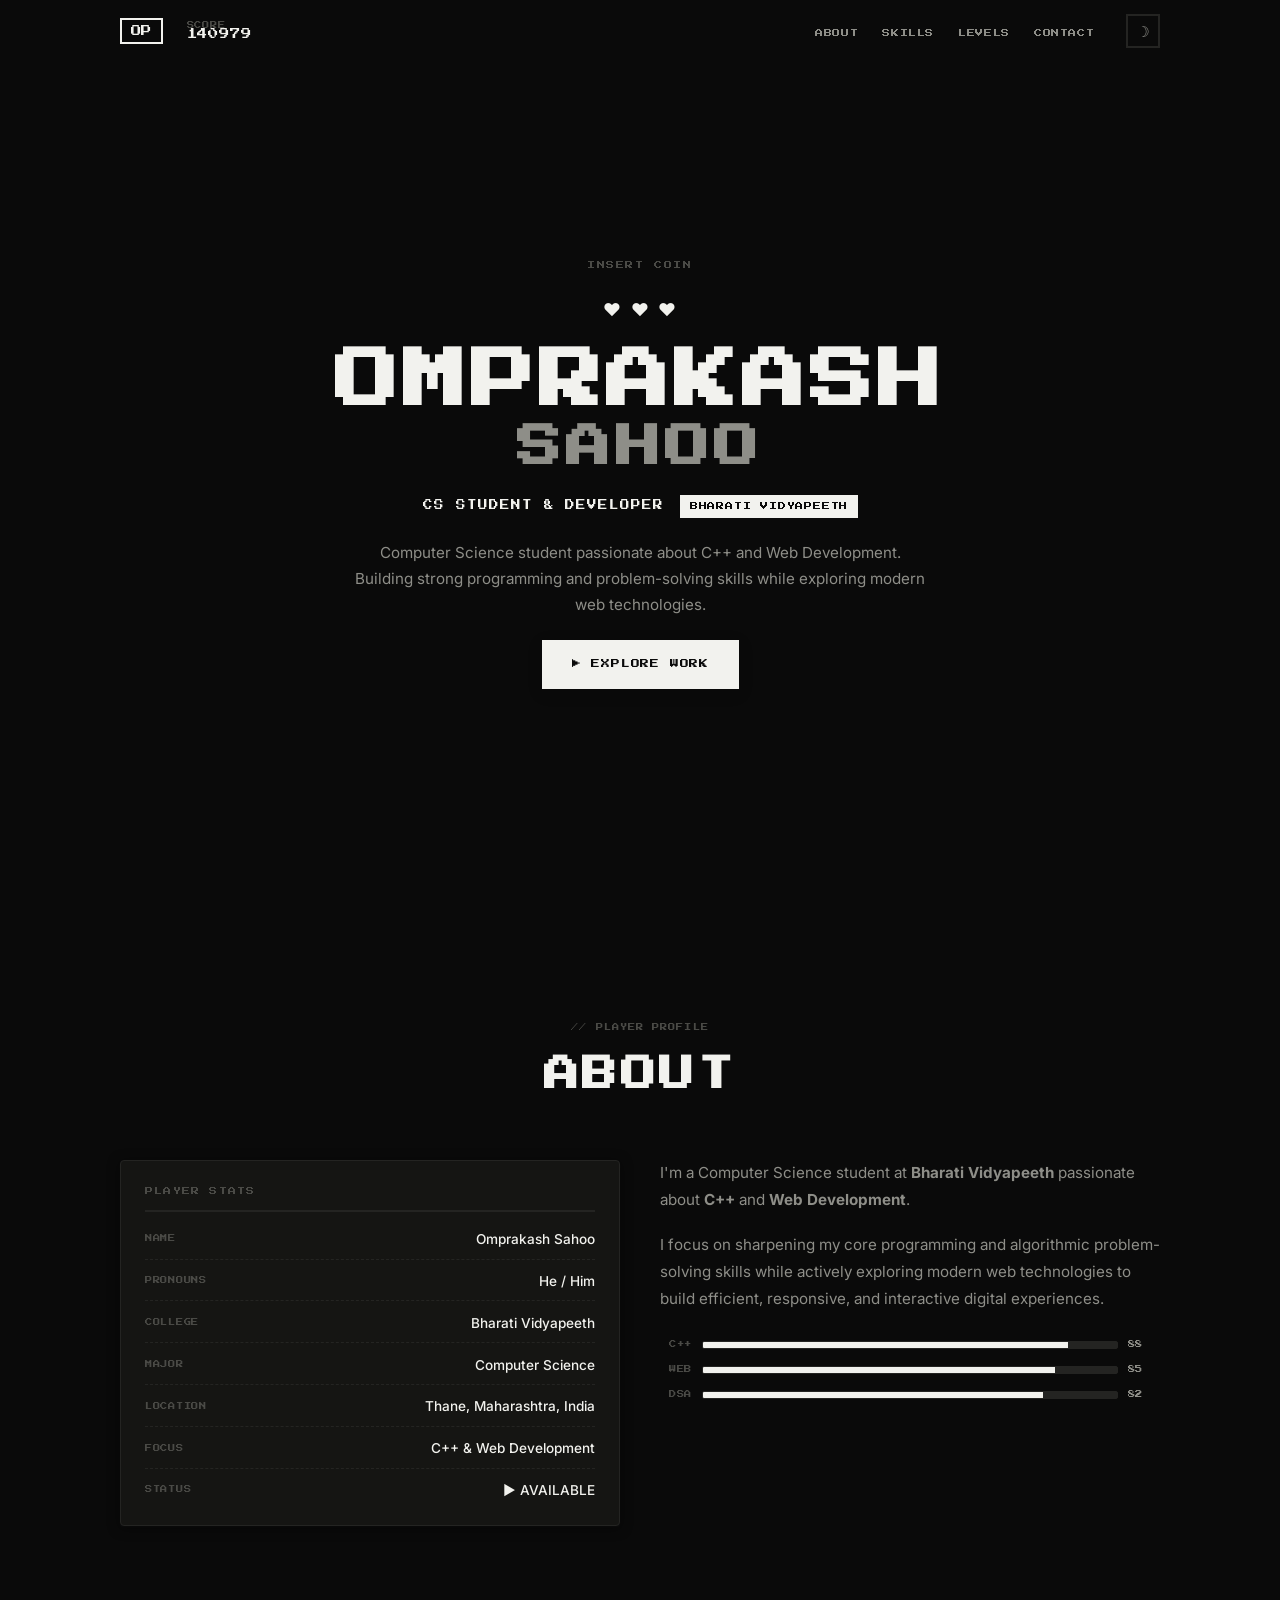
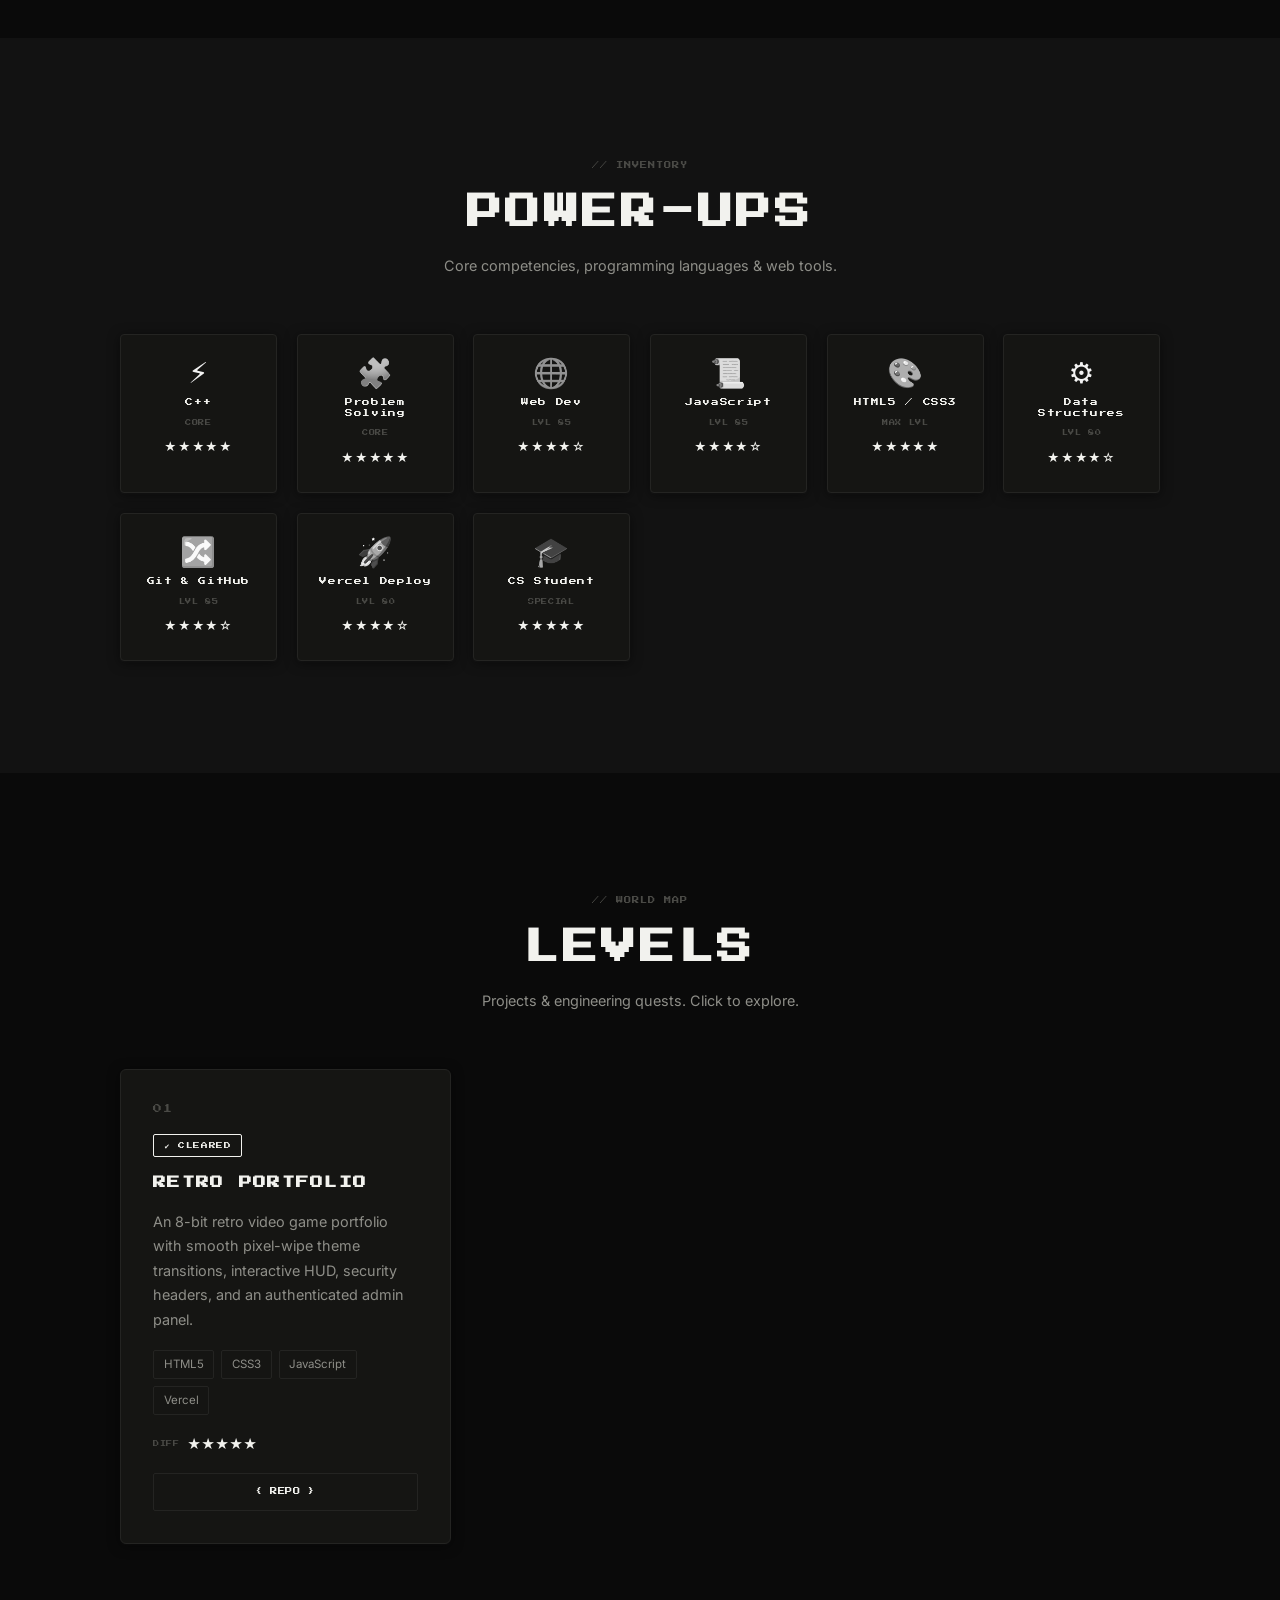
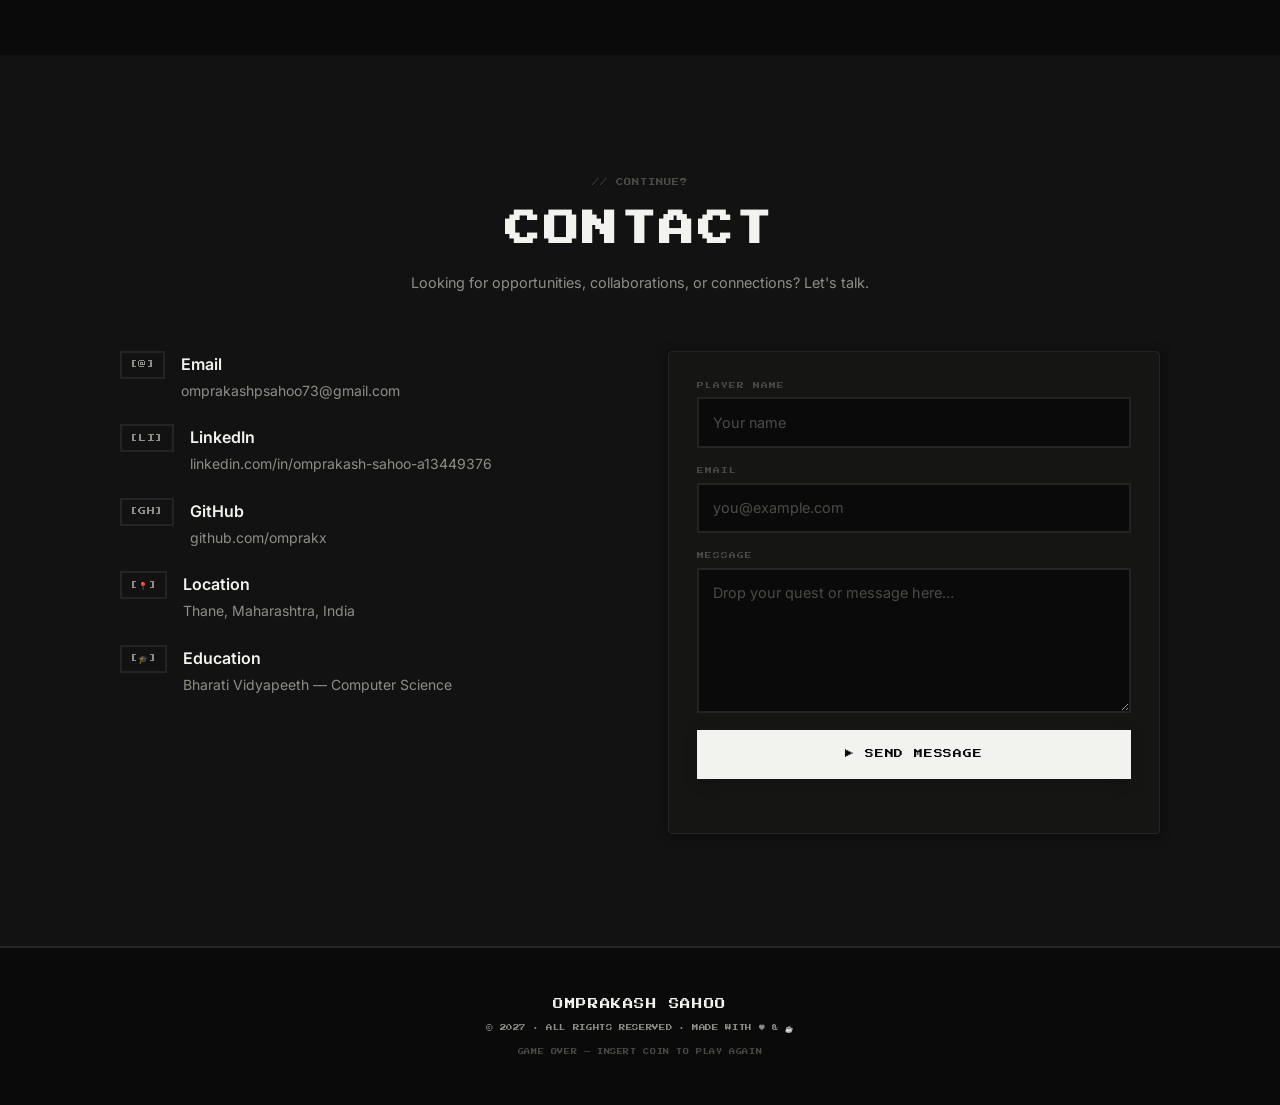
<file: index.html>
<!DOCTYPE html>
<html lang="en" data-theme="dark">
<head>
  <meta charset="UTF-8" />
  <meta name="viewport" content="width=device-width, initial-scale=1.0" />
  <title>OMPRAKASH SAHOO — Portfolio</title>
  <meta name="description" content="Omprakash Sahoo — Computer Science student passionate about C++ and Web Development at Bharati Vidyapeeth." />
  <link rel="stylesheet" href="style.css" />
  <link rel="preconnect" href="https://fonts.googleapis.com" />
  <link rel="preconnect" href="https://fonts.gstatic.com" crossorigin />
  <link href="https://fonts.googleapis.com/css2?family=Press+Start+2P&family=Inter:wght@300;400;500;600&display=swap" rel="stylesheet" />
</head>
<body>

  <!-- ══════════════════════ HUD / NAV ══════════════════════════ -->
  <div id="scrollProgressBar" aria-hidden="true"></div>

  <nav id="hud">
    <div class="hud-inner">
      <span class="hud-logo pixel">OP</span>

      <div class="hud-score">
        <span class="hud-label">SCORE</span>
        <span class="hud-val pixel" id="scoreDisplay">000000</span>
      </div>

      <ul class="hud-links">
        <li><a href="#about">ABOUT</a></li>
        <li><a href="#skills">SKILLS</a></li>
        <li><a href="#projects">LEVELS</a></li>
        <li><a href="#contact">CONTACT</a></li>
      </ul>

      <div class="hud-actions">
        <button id="themeToggle" aria-label="Toggle theme" title="Toggle light/dark">
          <span class="icon-sun">☀︎</span>
          <span class="icon-moon">☽</span>
        </button>
        <button class="hamburger" id="hamburger" aria-label="Menu">
          <span></span><span></span><span></span>
        </button>
      </div>
    </div>

    <div class="mobile-menu" id="mobileMenu">
      <a href="#about"    class="mob-link">ABOUT</a>
      <a href="#skills"   class="mob-link">SKILLS</a>
      <a href="#projects" class="mob-link">LEVELS</a>
      <a href="#contact"  class="mob-link">CONTACT</a>
    </div>
  </nav>

  <!-- ══════════════════════ HERO ═══════════════════════════════ -->
  <section id="hero">
    <div class="hero-wrap">

      <div class="hero-insert pixel reveal">INSERT COIN</div>

      <div class="hero-lives reveal">
        <span class="life">♥</span>
        <span class="life">♥</span>
        <span class="life">♥</span>
      </div>

      <h1 class="hero-title reveal">
        <span class="pixel">OMPRAKASH</span>
        <span class="pixel hero-sur">SAHOO</span>
      </h1>

      <p class="hero-role reveal">
        <span class="pixel">CS STUDENT &amp; DEVELOPER</span>
        <span class="pixel hero-lvl">BHARATI VIDYAPEETH</span>
      </p>

      <p class="hero-sub reveal">
        Computer Science student passionate about C++ and Web Development.<br>
        Building strong programming and problem-solving skills while exploring modern web technologies.
      </p>

      <a href="#projects" class="btn-pixel reveal">
        <span class="pixel">▶ EXPLORE WORK</span>
      </a>

    </div>
  </section>

  <!-- ══════════════════════ ABOUT ══════════════════════════════ -->
  <section id="about" class="section">
    <div class="container">

      <div class="sec-head reveal">
        <span class="pixel sec-tag">// PLAYER PROFILE</span>
        <h2 class="sec-title pixel">ABOUT</h2>
      </div>

      <div class="about-grid">
        <div class="about-card pixel-border reveal">
          <div class="card-header pixel">PLAYER STATS</div>
          <ul class="stat-list">
            <li><span class="stat-k">NAME</span><span class="stat-v">Omprakash Sahoo</span></li>
            <li><span class="stat-k">PRONOUNS</span><span class="stat-v">He / Him</span></li>
            <li><span class="stat-k">COLLEGE</span><span class="stat-v">Bharati Vidyapeeth</span></li>
            <li><span class="stat-k">MAJOR</span><span class="stat-v">Computer Science</span></li>
            <li><span class="stat-k">LOCATION</span><span class="stat-v">Thane, Maharashtra, India</span></li>
            <li><span class="stat-k">FOCUS</span><span class="stat-v">C++ &amp; Web Development</span></li>
            <li><span class="stat-k">STATUS</span><span class="stat-v blink-text">▶ AVAILABLE</span></li>
          </ul>
        </div>

        <div class="about-bio reveal">
          <p class="bio-text">
            I'm a Computer Science student at <strong>Bharati Vidyapeeth</strong> passionate about 
            <strong>C++</strong> and <strong>Web Development</strong>.
          </p>
          <p class="bio-text">
            I focus on sharpening my core programming and algorithmic problem-solving skills 
            while actively exploring modern web technologies to build efficient, responsive, 
            and interactive digital experiences.
          </p>

          <!-- HP / XP bars -->
          <div class="bars">
            <div class="bar-row">
              <span class="bar-label pixel">C++</span>
              <div class="bar-track"><div class="bar-fill" style="--w:88%"></div></div>
              <span class="bar-num">88</span>
            </div>
            <div class="bar-row">
              <span class="bar-label pixel">WEB</span>
              <div class="bar-track"><div class="bar-fill" style="--w:85%"></div></div>
              <span class="bar-num">85</span>
            </div>
            <div class="bar-row">
              <span class="bar-label pixel">DSA</span>
              <div class="bar-track"><div class="bar-fill" style="--w:82%"></div></div>
              <span class="bar-num">82</span>
            </div>
          </div>
        </div>
      </div>

    </div>
  </section>

  <!-- ══════════════════════ SKILLS / POWER-UPS ════════════════ -->
  <section id="skills" class="section section-alt">
    <div class="container">

      <div class="sec-head reveal">
        <span class="pixel sec-tag">// INVENTORY</span>
        <h2 class="sec-title pixel">POWER-UPS</h2>
        <p class="sec-desc">Core competencies, programming languages &amp; web tools.</p>
      </div>

      <div class="powerup-grid">

        <div class="powerup reveal" style="--delay:.00s">
          <div class="pu-icon">⚡</div>
          <div class="pu-name pixel">C++</div>
          <div class="pu-tier pixel">CORE</div>
          <div class="pu-stars">★★★★★</div>
        </div>

        <div class="powerup reveal" style="--delay:.05s">
          <div class="pu-icon">🧩</div>
          <div class="pu-name pixel">Problem Solving</div>
          <div class="pu-tier pixel">CORE</div>
          <div class="pu-stars">★★★★★</div>
        </div>

        <div class="powerup reveal" style="--delay:.10s">
          <div class="pu-icon">🌐</div>
          <div class="pu-name pixel">Web Dev</div>
          <div class="pu-tier pixel">LVL 85</div>
          <div class="pu-stars">★★★★☆</div>
        </div>

        <div class="powerup reveal" style="--delay:.15s">
          <div class="pu-icon">📜</div>
          <div class="pu-name pixel">JavaScript</div>
          <div class="pu-tier pixel">LVL 85</div>
          <div class="pu-stars">★★★★☆</div>
        </div>

        <div class="powerup reveal" style="--delay:.20s">
          <div class="pu-icon">🎨</div>
          <div class="pu-name pixel">HTML5 / CSS3</div>
          <div class="pu-tier pixel">MAX LVL</div>
          <div class="pu-stars">★★★★★</div>
        </div>

        <div class="powerup reveal" style="--delay:.25s">
          <div class="pu-icon">⚙️</div>
          <div class="pu-name pixel">Data Structures</div>
          <div class="pu-tier pixel">LVL 80</div>
          <div class="pu-stars">★★★★☆</div>
        </div>

        <div class="powerup reveal" style="--delay:.30s">
          <div class="pu-icon">🔀</div>
          <div class="pu-name pixel">Git &amp; GitHub</div>
          <div class="pu-tier pixel">LVL 85</div>
          <div class="pu-stars">★★★★☆</div>
        </div>

        <div class="powerup reveal" style="--delay:.35s">
          <div class="pu-icon">🚀</div>
          <div class="pu-name pixel">Vercel Deploy</div>
          <div class="pu-tier pixel">LVL 80</div>
          <div class="pu-stars">★★★★☆</div>
        </div>

        <div class="powerup reveal" style="--delay:.40s">
          <div class="pu-icon">🎓</div>
          <div class="pu-name pixel">CS Student</div>
          <div class="pu-tier pixel">SPECIAL</div>
          <div class="pu-stars">★★★★★</div>
        </div>

      </div>
    </div>
  </section>

  <!-- ══════════════════════ PROJECTS / LEVELS ══════════════════ -->
  <section id="projects" class="section">
    <div class="container">

      <div class="sec-head reveal">
        <span class="pixel sec-tag">// WORLD MAP</span>
        <h2 class="sec-title pixel">LEVELS</h2>
        <p class="sec-desc">Projects &amp; engineering quests. Click to explore.</p>
      </div>

      <div class="levels-grid">

        <article class="level-card reveal" style="--delay:.00s">
          <div class="level-badge pixel">01</div>
          <div class="level-status pixel completed">✔ CLEARED</div>
          <h3 class="level-name pixel">RETRO PORTFOLIO</h3>
          <p class="level-desc">
            An 8-bit retro video game portfolio with smooth pixel-wipe theme transitions, 
            interactive HUD, security headers, and an authenticated admin panel.
          </p>
          <div class="level-tags">
            <span class="tag">HTML5</span>
            <span class="tag">CSS3</span>
            <span class="tag">JavaScript</span>
            <span class="tag">Vercel</span>
          </div>
          <div class="level-difficulty">
            <span class="pixel diff-label">DIFF</span>
            <span class="stars">★★★★★</span>
          </div>
          <div class="level-links">
            <a href="https://github.com/omprakx/retro-portfolio" target="_blank" rel="noopener" class="lvl-btn lvl-btn-ghost pixel">{ REPO }</a>
          </div>
        </article>

      </div><!-- /levels-grid -->
    </div>
  </section>

  <!-- ══════════════════════ CONTINUE SCREEN / CONTACT ═════════ -->
  <section id="contact" class="section section-alt">
    <div class="container">

      <div class="sec-head reveal">
        <span class="pixel sec-tag">// CONTINUE?</span>
        <h2 class="sec-title pixel">CONTACT</h2>
        <p class="sec-desc">Looking for opportunities, collaborations, or connections? Let's talk.</p>
      </div>

      <div class="contact-wrap">

        <div class="contact-info reveal">
          <div class="contact-item">
            <span class="ci-icon pixel">[@]</span>
            <div>
              <strong>Email</strong>
              <p><a href="mailto:omprakashpsahoo73@gmail.com">omprakashpsahoo73@gmail.com</a></p>
            </div>
          </div>
          <div class="contact-item">
            <span class="ci-icon pixel">[LI]</span>
            <div>
              <strong>LinkedIn</strong>
              <p><a href="https://www.linkedin.com/in/omprakash-sahoo-a13449376/" target="_blank" rel="noopener">linkedin.com/in/omprakash-sahoo-a13449376</a></p>
            </div>
          </div>
          <div class="contact-item">
            <span class="ci-icon pixel">[GH]</span>
            <div>
              <strong>GitHub</strong>
              <p><a href="https://github.com/omprakx" target="_blank" rel="noopener">github.com/omprakx</a></p>
            </div>
          </div>
          <div class="contact-item">
            <span class="ci-icon pixel">[📍]</span>
            <div>
              <strong>Location</strong>
              <p>Thane, Maharashtra, India</p>
            </div>
          </div>
          <div class="contact-item">
            <span class="ci-icon pixel">[🎓]</span>
            <div>
              <strong>Education</strong>
              <p>Bharati Vidyapeeth — Computer Science</p>
            </div>
          </div>
        </div>

        <form class="contact-form pixel-border reveal" id="contactForm">
          <div class="form-group">
            <label class="pixel" for="name">PLAYER NAME</label>
            <input type="text" id="name" name="name" placeholder="Your name" required />
          </div>
          <div class="form-group">
            <label class="pixel" for="email">EMAIL</label>
            <input type="email" id="email" name="email" placeholder="you@example.com" required />
          </div>
          <div class="form-group">
            <label class="pixel" for="message">MESSAGE</label>
            <textarea id="message" name="message" rows="5" placeholder="Drop your quest or message here…" required></textarea>
          </div>
          <button type="submit" class="btn-pixel btn-full">
            <span class="pixel">▶ SEND MESSAGE</span>
          </button>
          <p class="form-note pixel" id="formNote"></p>
        </form>

      </div>
    </div>
  </section>

  <!-- ══════════════════════ GAME OVER / FOOTER ════════════════ -->
  <footer class="footer">
    <div class="container footer-inner">
      <span class="pixel footer-logo">OMPRAKASH SAHOO</span>
      <p class="pixel footer-copy">
        © 2027 · ALL RIGHTS RESERVED · MADE WITH ♥ &amp; ☕
      </p>
      <p class="footer-sub pixel blink-text">GAME OVER — INSERT COIN TO PLAY AGAIN</p>
    </div>
  </footer>

  <script src="lenis.min.js"></script>
  <script src="script.js"></script>
</body>
</html>
</file>
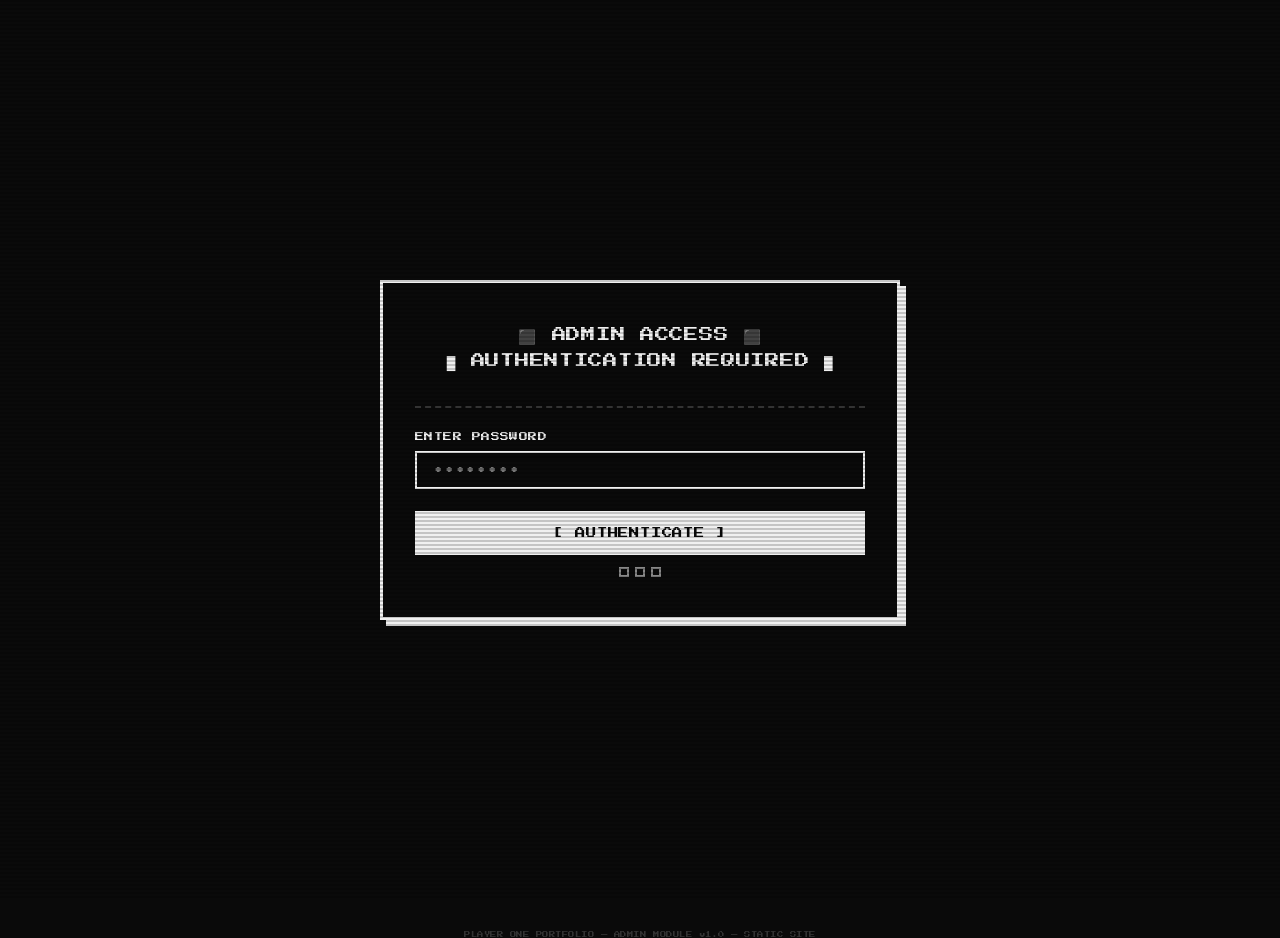
<file: admin/index.html>
<!DOCTYPE html>
<html lang="en">
<head>
  <meta charset="UTF-8" />
  <meta name="viewport" content="width=device-width, initial-scale=1.0" />
  <title>ADMIN — Omprakash Sahoo Portfolio</title>
  <link rel="preconnect" href="https://fonts.googleapis.com" />
  <link rel="preconnect" href="https://fonts.gstatic.com" crossorigin />
  <link href="https://fonts.googleapis.com/css2?family=Press+Start+2P&family=Inter:wght@400;600&display=swap" rel="stylesheet" />
  <style>
    /* ── Reset & Base ───────────────────────────────────────────── */
    *, *::before, *::after { box-sizing: border-box; margin: 0; padding: 0; }

    :root {
      --black:   #0a0a0a;
      --white:   #f0f0f0;
      --grey:    #888;
      --border:  #333;
      --accent:  #fff;
      --danger:  #ff4444;
      --success: #44ff88;
      --pixel:   'Press Start 2P', monospace;
      --body:    'Inter', sans-serif;
    }

    html, body {
      height: 100%;
      background: var(--black);
      color: var(--white);
      font-family: var(--body);
    }

    /* Scanline overlay */
    body::before {
      content: '';
      position: fixed;
      inset: 0;
      background: repeating-linear-gradient(
        0deg,
        transparent,
        transparent 2px,
        rgba(0,0,0,.18) 2px,
        rgba(0,0,0,.18) 4px
      );
      pointer-events: none;
      z-index: 9999;
    }

    /* ── Layout ─────────────────────────────────────────────────── */
    .page {
      min-height: 100vh;
      display: flex;
      flex-direction: column;
      align-items: center;
      justify-content: center;
      padding: 2rem 1rem;
    }

    /* ── Pixel Box ──────────────────────────────────────────────── */
    .pixel-box {
      border: 3px solid var(--white);
      box-shadow: 6px 6px 0 var(--white);
      background: var(--black);
      padding: 2.5rem 2rem;
      width: 100%;
      max-width: 520px;
    }

    /* ── Header ─────────────────────────────────────────────────── */
    .admin-title {
      font-family: var(--pixel);
      font-size: clamp(.6rem, 2vw, .9rem);
      text-align: center;
      letter-spacing: .05em;
      line-height: 1.8;
      margin-bottom: 2rem;
    }
    .admin-title .blink {
      animation: blink 1.1s step-end infinite;
    }
    @keyframes blink { 50% { opacity: 0; } }

    .divider {
      border: none;
      border-top: 2px dashed var(--border);
      margin: 1.5rem 0;
    }

    /* ── Form ───────────────────────────────────────────────────── */
    .form-group {
      margin-bottom: 1.4rem;
    }
    .form-group label {
      display: block;
      font-family: var(--pixel);
      font-size: .55rem;
      margin-bottom: .6rem;
      letter-spacing: .05em;
    }
    .form-group input {
      width: 100%;
      background: var(--black);
      border: 2px solid var(--white);
      color: var(--white);
      font-family: var(--pixel);
      font-size: .65rem;
      padding: .75rem 1rem;
      outline: none;
      letter-spacing: .08em;
      transition: box-shadow .15s;
    }
    .form-group input:focus {
      box-shadow: 4px 4px 0 var(--white);
    }
    .form-group input:disabled {
      border-color: var(--border);
      color: var(--grey);
      cursor: not-allowed;
    }

    /* ── Button ─────────────────────────────────────────────────── */
    .btn {
      width: 100%;
      background: var(--white);
      color: var(--black);
      border: 3px solid var(--white);
      font-family: var(--pixel);
      font-size: .65rem;
      padding: .85rem 1rem;
      cursor: pointer;
      letter-spacing: .08em;
      transition: background .12s, color .12s, transform .1s, box-shadow .1s;
    }
    .btn:hover:not(:disabled) {
      background: var(--black);
      color: var(--white);
      box-shadow: 4px 4px 0 var(--white);
      transform: translate(-2px, -2px);
    }
    .btn:active:not(:disabled) {
      transform: translate(2px, 2px);
      box-shadow: none;
    }
    .btn:disabled {
      background: var(--border);
      border-color: var(--border);
      color: var(--grey);
      cursor: not-allowed;
    }

    /* ── Messages ───────────────────────────────────────────────── */
    .msg {
      font-family: var(--pixel);
      font-size: .55rem;
      line-height: 1.8;
      text-align: center;
      padding: .75rem;
      margin-top: 1rem;
      display: none;
      letter-spacing: .05em;
    }
    .msg.error   { border: 2px solid var(--danger);  color: var(--danger);  display: block; }
    .msg.info    { border: 2px solid var(--grey);    color: var(--grey);    display: block; }
    .msg.success { border: 2px solid var(--success); color: var(--success); display: block; }

    /* ── Dashboard ──────────────────────────────────────────────── */
    #dashboard { display: none; }

    .dash-title {
      font-family: var(--pixel);
      font-size: clamp(.7rem, 2.2vw, 1rem);
      text-align: center;
      margin-bottom: 1.5rem;
      letter-spacing: .06em;
      line-height: 1.8;
    }

    .dash-card {
      border: 2px solid var(--border);
      padding: 1.2rem;
      margin-bottom: 1rem;
      font-size: .85rem;
      line-height: 1.7;
      color: var(--white);
    }
    .dash-card .card-label {
      font-family: var(--pixel);
      font-size: .5rem;
      color: var(--grey);
      margin-bottom: .6rem;
      letter-spacing: .08em;
    }
    .dash-card code {
      font-family: 'Courier New', monospace;
      background: #111;
      padding: .1rem .35rem;
      font-size: .8rem;
      border: 1px solid var(--border);
    }

    .session-badge {
      display: inline-block;
      font-family: var(--pixel);
      font-size: .45rem;
      background: var(--success);
      color: var(--black);
      padding: .3rem .6rem;
      letter-spacing: .05em;
    }

    .dash-links {
      display: flex;
      flex-direction: column;
      gap: .6rem;
      margin-top: 1.2rem;
    }
    .dash-link {
      font-family: var(--pixel);
      font-size: .55rem;
      color: var(--white);
      text-decoration: none;
      border: 2px solid var(--border);
      padding: .6rem .9rem;
      display: flex;
      align-items: center;
      gap: .6rem;
      transition: border-color .15s, background .15s;
    }
    .dash-link:hover {
      border-color: var(--white);
      background: #111;
    }
    .dash-link::before { content: '▶'; font-size: .5rem; }

    .logout-btn {
      margin-top: 1.5rem;
      background: transparent;
      color: var(--danger);
      border-color: var(--danger);
    }
    .logout-btn:hover:not(:disabled) {
      background: var(--danger);
      color: var(--black);
      box-shadow: 4px 4px 0 var(--danger);
    }

    /* ── Attempts indicator ─────────────────────────────────────── */
    .attempts-row {
      display: flex;
      gap: .4rem;
      justify-content: center;
      margin-top: .8rem;
    }
    .attempt-dot {
      width: 10px; height: 10px;
      border: 2px solid var(--grey);
      display: inline-block;
      transition: background .2s;
    }
    .attempt-dot.used { background: var(--danger); border-color: var(--danger); }

    /* ── Footer ─────────────────────────────────────────────────── */
    .admin-footer {
      margin-top: 2rem;
      font-family: var(--pixel);
      font-size: .4rem;
      color: var(--border);
      text-align: center;
      letter-spacing: .08em;
    }
  </style>
</head>
<body>

<div class="page">

  <!-- ── LOGIN PANEL ───────────────────────────────────────────── -->
  <div class="pixel-box" id="loginPanel">

    <div class="admin-title">
      ⬛ ADMIN ACCESS ⬛<br>
      <span class="blink">█</span> AUTHENTICATION REQUIRED <span class="blink">█</span>
    </div>

    <hr class="divider" />

    <form id="loginForm" autocomplete="off" novalidate>
      <div class="form-group">
        <label for="passwordInput">ENTER PASSWORD</label>
        <input
          type="password"
          id="passwordInput"
          name="password"
          placeholder="••••••••"
          autocomplete="current-password"
          spellcheck="false"
          required
        />
      </div>

      <button type="submit" class="btn" id="submitBtn">[ AUTHENTICATE ]</button>

      <div class="attempts-row" id="attemptsRow" aria-label="Remaining attempts">
        <span class="attempt-dot" id="dot1"></span>
        <span class="attempt-dot" id="dot2"></span>
        <span class="attempt-dot" id="dot3"></span>
      </div>

      <div class="msg" id="statusMsg" role="alert"></div>
    </form>

  </div>

  <!-- ── ADMIN DASHBOARD ───────────────────────────────────────── -->
  <div class="pixel-box" id="dashboard">

    <div class="dash-title">
      ✦ ADMIN DASHBOARD ✦
    </div>

    <hr class="divider" />

    <div class="dash-card">
      <div class="card-label">📝 EDITING CONTENT</div>
      Edit your portfolio content in <code>index.html</code> — all text sections
      marked with <code>&lt;!-- EDIT --&gt;</code> comments are safe to update:
      your name, bio, project cards, skills list, and contact links.
    </div>

    <div class="dash-card">
      <div class="card-label">🔒 SESSION STATUS</div>
      <span class="session-badge">● SESSION ACTIVE</span>
      <p style="margin-top:.7rem;font-size:.8rem;color:var(--grey);">
        Close this tab to log out. Session data is stored in
        <code>sessionStorage</code> and is never persisted to disk.
      </p>
    </div>

    <div class="dash-card">
      <div class="card-label">🔗 QUICK LINKS</div>
      <div class="dash-links">
        <a href="../index.html" class="dash-link">View Portfolio (index.html)</a>
        <a href="../vercel.json" class="dash-link">Security Config (vercel.json)</a>
        <a href="../README.md" class="dash-link">README &amp; Docs</a>
      </div>
    </div>

    <button class="btn logout-btn" id="logoutBtn">[ LOG OUT ]</button>

  </div>

</div>

<p class="admin-footer">PLAYER ONE PORTFOLIO — ADMIN MODULE v1.0 — STATIC SITE</p>

<script>
  'use strict';

  /* ── Constants ───────────────────────────────────────────────── */
  const MAX_ATTEMPTS  = 3;
  const LOCKOUT_MS    = 30_000; // 30 seconds
  const SESSION_KEY   = 'admin_authenticated';

  /* ── State ───────────────────────────────────────────────────── */
  let attempts   = 0;
  let lockedUntil = 0;
  let countdownTimer = null;

  /* ── DOM refs ────────────────────────────────────────────────── */
  const loginPanel    = document.getElementById('loginPanel');
  const dashboard     = document.getElementById('dashboard');
  const loginForm     = document.getElementById('loginForm');
  const passwordInput = document.getElementById('passwordInput');
  const submitBtn     = document.getElementById('submitBtn');
  const statusMsg     = document.getElementById('statusMsg');
  const dots          = [
    document.getElementById('dot1'),
    document.getElementById('dot2'),
    document.getElementById('dot3'),
  ];

  /* ── SHA-256 helper ──────────────────────────────────────────── */
  async function sha256(str) {
    const data   = new TextEncoder().encode(str);
    const buffer = await crypto.subtle.digest('SHA-256', data);
    return Array.from(new Uint8Array(buffer))
      .map(b => b.toString(16).padStart(2, '0'))
      .join('');
  }

  /* ── Compute the reference hash once at startup ──────────────── */
  let CORRECT_HASH = null;
  (async () => {
    CORRECT_HASH = await sha256('Admin@P1');
  })();

  /* ── UI helpers ──────────────────────────────────────────────── */
  function showMsg(text, type) {
    statusMsg.className = 'msg ' + type;
    statusMsg.textContent = text;
  }
  function clearMsg() {
    statusMsg.className = 'msg';
    statusMsg.textContent = '';
  }

  function updateDots() {
    dots.forEach((dot, i) => {
      dot.classList.toggle('used', i < attempts);
    });
  }

  function setFormDisabled(disabled) {
    passwordInput.disabled = disabled;
    submitBtn.disabled     = disabled;
  }

  /* ── Lockout logic ───────────────────────────────────────────── */
  function startLockout() {
    setFormDisabled(true);
    lockedUntil = Date.now() + LOCKOUT_MS;

    function tick() {
      const remaining = Math.ceil((lockedUntil - Date.now()) / 1000);
      if (remaining <= 0) {
        // Unlock
        attempts = 0;
        updateDots();
        setFormDisabled(false);
        clearMsg();
        passwordInput.focus();
        return;
      }
      showMsg(`LOCKED OUT — WAIT ${remaining}s`, 'error');
      countdownTimer = setTimeout(tick, 500);
    }
    tick();
  }

  /* ── Show dashboard ──────────────────────────────────────────── */
  function showDashboard() {
    loginPanel.style.display  = 'none';
    dashboard.style.display   = 'block';
  }

  /* ── Show login ──────────────────────────────────────────────── */
  function showLogin() {
    loginPanel.style.display  = 'block';
    dashboard.style.display   = 'none';
  }

  /* ── Session check on load ───────────────────────────────────── */
  if (sessionStorage.getItem(SESSION_KEY) === '1') {
    showDashboard();
  }

  /* ── Form submit handler ─────────────────────────────────────── */
  loginForm.addEventListener('submit', async (e) => {
    e.preventDefault();

    if (Date.now() < lockedUntil) return; // still locked
    if (!CORRECT_HASH) {
      showMsg('CRYPTO NOT READY — RETRY', 'error');
      return;
    }

    const entered = passwordInput.value;
    if (!entered) {
      showMsg('ENTER A PASSWORD', 'error');
      return;
    }

    setFormDisabled(true);
    submitBtn.textContent = '[ CHECKING... ]';

    try {
      const enteredHash = await sha256(entered);

      if (enteredHash === CORRECT_HASH) {
        // ✅ Success
        sessionStorage.setItem(SESSION_KEY, '1');
        showMsg('ACCESS GRANTED', 'success');
        setTimeout(() => showDashboard(), 600);
      } else {
        // ❌ Wrong password
        attempts++;
        updateDots();
        passwordInput.value = '';

        if (attempts >= MAX_ATTEMPTS) {
          startLockout();
        } else {
          showMsg(`WRONG PASSWORD  (${MAX_ATTEMPTS - attempts} ${MAX_ATTEMPTS - attempts === 1 ? 'ATTEMPT' : 'ATTEMPTS'} LEFT)`, 'error');
          setFormDisabled(false);
          passwordInput.focus();
        }
      }
    } catch (err) {
      showMsg('CRYPTO ERROR — TRY AGAIN', 'error');
      setFormDisabled(false);
    } finally {
      submitBtn.textContent = '[ AUTHENTICATE ]';
    }
  });

  /* ── Logout button ───────────────────────────────────────────── */
  document.getElementById('logoutBtn').addEventListener('click', () => {
    sessionStorage.removeItem(SESSION_KEY);
    clearTimeout(countdownTimer);
    attempts    = 0;
    lockedUntil = 0;
    updateDots();
    setFormDisabled(false);
    clearMsg();
    passwordInput.value = '';
    showLogin();
    passwordInput.focus();
  });
</script>
</body>
</html>
</file>
<file: style.css>
/* ═══════════════════════════════════════════════════════════════
   PLAYER ONE — Retro Game Portfolio
   style.css
   ═══════════════════════════════════════════════════════════════ */

/* ── 1. TOKENS ───────────────────────────────────────────────── */
:root {
  /* Light Mode */
  --bg:          #faf9f5;
  --bg-alt:      #f0eee6;
  --fg:          #121212;
  --fg-muted:    #5a5a58;
  --fg-faint:    #9c9c98;
  --border:      #dcdad2;
  --accent:      #121212;
  --accent-inv:  #faf9f5;
  --card-bg:     #ffffff;
  --shadow:      0 2px 8px rgba(0,0,0,.04), 0 1px 2px rgba(0,0,0,.06);
  --shadow-hover:0 12px 32px -4px rgba(0,0,0,.12), 0 4px 8px rgba(0,0,0,.04);

  /* Fonts */
  --pixel: 'Press Start 2P', monospace;
  --sans:  'Inter', system-ui, sans-serif;

  /* Spacing */
  --gap:  7rem;
  --cont: 68rem;

  /* High-End Motion Curves inspired by ksenpanchenko.com */
  --ease-out:    cubic-bezier(0.215, 0.61, 0.355, 1);
  --ease-expo:   cubic-bezier(0.16, 1, 0.3, 1);
  --ease-smooth: cubic-bezier(0.25, 1, 0.5, 1);
  --ease:        var(--ease-expo);
  --dur:         320ms;
}

[data-theme="dark"] {
  --bg:         #0a0a0a;
  --bg-alt:     #121212;
  --fg:         #f2f2ee;
  --fg-muted:   #8e8e88;
  --fg-faint:   #4a4a46;
  --border:     #242422;
  --accent:     #f2f2ee;
  --accent-inv: #0a0a0a;
  --card-bg:    #151513;
  --shadow:     0 2px 12px rgba(0,0,0,.5), 0 1px 2px rgba(255,255,255,.03);
  --shadow-hover:0 16px 40px -6px rgba(0,0,0,.8), 0 2px 6px rgba(255,255,255,.05);
}

/* ── 2. RESET & LENIS INTEGRATION ───────────────────────────── */
*, *::before, *::after { box-sizing: border-box; margin: 0; padding: 0; }
html { font-size: 16px; }

html.lenis, html.lenis body {
  height: auto;
}
.lenis.lenis-smooth {
  scroll-behavior: auto !important;
}
.lenis.lenis-smooth [data-lenis-prevent] {
  overscroll-behavior: contain;
}
.lenis.lenis-stopped {
  overflow: hidden;
}

body {
  background: var(--bg);
  color: var(--fg);
  font-family: var(--sans);
  font-weight: 400;
  line-height: 1.65;
  overflow-x: hidden;
  transition: background var(--dur) var(--ease), color var(--dur) var(--ease);
}

a { color: inherit; text-decoration: none; }
ul { list-style: none; }
button { cursor: pointer; border: none; background: none; font: inherit; }
input, textarea { font: inherit; }

/* Pixel font helper */
.pixel { font-family: var(--pixel); }

/* ── 3. THEME TRANSITION ANIMATION ──────────────────────────── */

/* The pixel-wipe overlay that sweeps across on theme toggle */
#theme-wipe {
  position: fixed;
  inset: 0;
  z-index: 10000;
  pointer-events: none;
  display: grid;
  grid-template-columns: repeat(12, 1fr);
  grid-template-rows: repeat(12, 1fr);
  opacity: 0;
}

#theme-wipe .wipe-cell {
  background: var(--fg);
  transform: scale(0);
  transition: transform 0s;
}

/* Burst animation for the toggle button icon */
@keyframes iconBurst {
  0%   { transform: scale(1) rotate(0deg); }
  30%  { transform: scale(1.6) rotate(20deg); }
  60%  { transform: scale(.8) rotate(-10deg); }
  100% { transform: scale(1) rotate(0deg); }
}
@keyframes sunRise {
  0%   { transform: scale(0) rotate(-180deg); opacity: 0; }
  60%  { transform: scale(1.3) rotate(10deg); opacity: 1; }
  100% { transform: scale(1) rotate(0deg); opacity: 1; }
}
@keyframes moonRise {
  0%   { transform: scale(0) rotate(180deg); opacity: 0; }
  60%  { transform: scale(1.3) rotate(-10deg); opacity: 1; }
  100% { transform: scale(1) rotate(0deg); opacity: 1; }
}

.icon-sun.animate  { animation: sunRise  .5s var(--ease) forwards; }
.icon-moon.animate { animation: moonRise .5s var(--ease) forwards; }

/* Ripple ring on toggle button */
#themeToggle::after {
  content: '';
  position: absolute;
  inset: -4px;
  border-radius: 50%;
  border: 2px solid var(--fg);
  opacity: 0;
  transform: scale(.6);
  transition: none;
}
#themeToggle.ripple::after {
  animation: rippleRing .5s var(--ease) forwards;
}
@keyframes rippleRing {
  0%   { opacity: .8; transform: scale(.6); }
  100% { opacity: 0;  transform: scale(1.8); }
}

/* Body transition — smooth color fade AFTER wipe completes */
body.theme-transitioning,
body.theme-transitioning * {
  transition:
    background-color .4s var(--ease),
    color            .4s var(--ease),
    border-color     .4s var(--ease),
    box-shadow       .4s var(--ease) !important;
}

/* Stars particle burst (dark mode) */
.star-burst {
  position: fixed;
  pointer-events: none;
  z-index: 10001;
  font-size: 1rem;
  animation: starFly .8s ease-out forwards;
}
@keyframes starFly {
  0%   { transform: translate(0,0) scale(1); opacity: 1; }
  100% { transform: translate(var(--tx), var(--ty)) scale(0); opacity: 0; }
}

/* Sun rays burst (light mode) */
.ray-burst {
  position: fixed;
  pointer-events: none;
  z-index: 10001;
  width: 3px;
  background: var(--fg);
  transform-origin: bottom center;
  animation: rayShoot .6s ease-out forwards;
}
@keyframes rayShoot {
  0%   { transform: rotate(var(--angle)) scaleY(0); opacity: 1; }
  60%  { transform: rotate(var(--angle)) scaleY(1); opacity: 1; }
  100% { transform: rotate(var(--angle)) scaleY(1.2); opacity: 0; }
}

/* Pixel scanline wipe */
@keyframes cellReveal {
  0%   { transform: scale(0); border-radius: 2px; }
  60%  { transform: scale(1.1); border-radius: 0; }
  100% { transform: scale(1); border-radius: 0; }
}
@keyframes cellHide {
  0%   { transform: scale(1); }
  100% { transform: scale(0); border-radius: 2px; }
}

/* ── 4. SCROLL REVEAL & MOTION (KSEN PANCHENKO SYSTEM) ────────── */

/* Ultra-sleek hairline top progress indicator */
#scrollProgressBar {
  position: fixed;
  top: 0;
  left: 0;
  height: 2px;
  width: 0%;
  background: var(--fg);
  z-index: 10001;
  pointer-events: none;
  transition: width 0.08s ease-out;
  opacity: 0.85;
}

.reveal {
  opacity: 0;
  transform: translateY(32px);
  transition: opacity 0.85s var(--ease-expo), transform 0.85s var(--ease-expo);
  transition-delay: var(--delay, 0s);
  will-change: opacity, transform;
}
.reveal.visible {
  opacity: 1;
  transform: translateY(0);
}

@media (prefers-reduced-motion: reduce) {
  .reveal {
    opacity: 1 !important;
    transform: none !important;
    transition: none !important;
  }
}

/* ── 4. UTILITY ──────────────────────────────────────────────── */
.container { max-width: var(--cont); margin: 0 auto; padding: 0 1.5rem; }
.section    { padding: var(--gap) 0; }
.section-alt { background: var(--bg-alt); }

/* Clean Card Border */
.pixel-border {
  border: 1px solid var(--border);
  border-radius: 4px;
  box-shadow: var(--shadow);
  position: relative;
  transition: transform 0.4s var(--ease-expo), box-shadow 0.4s var(--ease-expo);
}
.pixel-border::before {
  display: none;
}

/* Blinking text removed for clean professional view */
.blink-text { }

/* ── 5. HUD / NAVBAR ─────────────────────────────────────────── */
#hud {
  position: fixed;
  top: 0; left: 0; right: 0;
  z-index: 100;
  transition: background var(--dur) var(--ease), border-color var(--dur) var(--ease);
  border-bottom: 2px solid transparent;
}
#hud.scrolled {
  background: color-mix(in srgb, var(--bg) 88%, transparent);
  backdrop-filter: blur(14px);
  -webkit-backdrop-filter: blur(14px);
  border-color: var(--border);
}

.hud-inner {
  max-width: var(--cont);
  margin: 0 auto;
  padding: .9rem 1.5rem;
  display: flex;
  align-items: center;
  gap: 1.5rem;
}

.hud-logo {
  font-size: .65rem;
  letter-spacing: .05em;
  border: 2px solid var(--fg);
  padding: .35rem .55rem;
  line-height: 1;
  color: var(--fg);
}

.hud-score {
  display: flex;
  flex-direction: column;
  line-height: 1.1;
}
.hud-label {
  font-family: var(--pixel);
  font-size: .45rem;
  color: var(--fg-faint);
  letter-spacing: .1em;
}
.hud-val {
  font-size: .65rem;
  letter-spacing: .08em;
}

.hud-links {
  display: flex;
  gap: 1.5rem;
  margin-left: auto;
}
.hud-links a {
  font-family: var(--pixel);
  font-size: .5rem;
  letter-spacing: .08em;
  color: var(--fg-muted);
  transition: color var(--dur) var(--ease);
  position: relative;
  padding-bottom: 2px;
}
.hud-links a::after {
  content: '';
  position: absolute;
  bottom: -2px; left: 0;
  height: 2px; width: 0;
  background: var(--fg);
  transition: width var(--dur) var(--ease);
}
.hud-links a:hover { color: var(--fg); }
.hud-links a:hover::after { width: 100%; }

.hud-actions {
  display: flex;
  align-items: center;
  gap: .6rem;
  margin-left: .5rem;
}

/* Theme toggle */
#themeToggle {
  position: relative;
  width: 2.1rem; height: 2.1rem;
  display: flex; align-items: center; justify-content: center;
  font-size: .95rem;
  color: var(--fg-muted);
  border: 2px solid var(--border);
  transition: all var(--dur) var(--ease);
  overflow: visible;
}
#themeToggle:hover { background: var(--border); color: var(--fg); }
[data-theme="light"] .icon-moon,
[data-theme="dark"]  .icon-sun  { display: none; }

/* Hamburger */
.hamburger {
  display: none;
  flex-direction: column;
  gap: 5px;
  width: 1.8rem;
}
.hamburger span {
  display: block; height: 2px;
  background: var(--fg);
  transition: transform var(--dur) var(--ease), opacity var(--dur) var(--ease);
}
.hamburger.open span:nth-child(1) { transform: translateY(7px) rotate(45deg); }
.hamburger.open span:nth-child(2) { opacity: 0; }
.hamburger.open span:nth-child(3) { transform: translateY(-7px) rotate(-45deg); }

/* Mobile menu */
.mobile-menu {
  display: none;
  flex-direction: column;
  padding: 0;
  background: color-mix(in srgb, var(--bg) 95%, transparent);
  backdrop-filter: blur(14px);
  -webkit-backdrop-filter: blur(14px);
  border-top: 2px solid var(--border);
  overflow: hidden;
  max-height: 0;
  transition: max-height .35s var(--ease), padding .35s var(--ease);
}
.mobile-menu.open {
  display: flex;
  max-height: 16rem;
  padding: .75rem 0 1rem;
}
.mob-link {
  font-family: var(--pixel);
  font-size: .6rem;
  padding: .65rem 1.5rem;
  color: var(--fg-muted);
  border-bottom: 1px solid var(--border);
  letter-spacing: .08em;
  transition: color var(--dur) var(--ease), background var(--dur) var(--ease);
}
.mob-link:last-child { border: none; }
.mob-link:hover { color: var(--fg); background: var(--border); }

/* ── 6. HERO ─────────────────────────────────────────────────── */
#hero {
  min-height: 100svh;
  display: flex;
  align-items: center;
  justify-content: center;
  text-align: center;
  padding: 7rem 1.5rem 4rem;
  position: relative;
  overflow: hidden;
  background: var(--bg);
}

/* Scanlines removed for clean professional view */
.scanlines {
  display: none;
}

.hero-wrap {
  position: relative;
  z-index: 1;
  display: flex;
  flex-direction: column;
  align-items: center;
  gap: 1.4rem;
  max-width: 36rem;
}

.hero-insert {
  font-size: .5rem;
  letter-spacing: .2em;
  color: var(--fg-faint);
}

.hero-lives { display: flex; gap: .6rem; }
.life {
  font-size: 1.1rem;
  color: var(--fg);
  display: inline-block;
  animation: lifePulse 2s ease-in-out infinite;
}
.life:nth-child(2) { animation-delay: .2s; }
.life:nth-child(3) { animation-delay: .4s; }
@keyframes lifePulse {
  0%,100% { transform: scale(1); }
  50% { transform: scale(1.2); }
}

.hero-title {
  display: flex;
  flex-direction: column;
  gap: .4rem;
  line-height: 1.1;
}
.hero-title span:first-child {
  font-size: clamp(2rem, 10vw, 4rem);
  letter-spacing: .06em;
}
.hero-sur {
  font-size: clamp(1.4rem, 7vw, 2.8rem) !important;
  color: var(--fg-muted);
  letter-spacing: .1em;
}

.hero-role {
  display: flex;
  align-items: center;
  gap: 1rem;
  flex-wrap: wrap;
  justify-content: center;
}
.hero-role span { font-size: .6rem; letter-spacing: .1em; }
.hero-lvl {
  background: var(--fg);
  color: var(--accent-inv);
  padding: .3rem .6rem;
  font-size: .5rem !important;
}

.hero-sub {
  color: var(--fg-muted);
  font-size: .95rem;
  line-height: 1.7;
}

/* ── 7. PIXEL CTA BUTTON ──────────────────────────────────────── */
.btn-pixel {
  display: inline-flex;
  align-items: center;
  justify-content: center;
  padding: 1rem 1.8rem;
  background: var(--fg);
  color: var(--accent-inv);
  border: 1px solid var(--fg);
  font-family: var(--pixel);
  font-size: .55rem;
  letter-spacing: .09em;
  transition: transform 0.35s var(--ease-expo), box-shadow 0.35s var(--ease-expo), opacity 0.3s ease;
  cursor: pointer;
  text-decoration: none;
  box-shadow: 0 4px 14px rgba(0,0,0,.15);
}
.btn-pixel:hover {
  transform: translateY(-3px);
  box-shadow: 0 8px 24px -2px rgba(0,0,0,.28);
  opacity: 0.95;
}
.btn-pixel:active {
  transform: translateY(0);
}
.btn-full { width: 100%; }

/* ── 8. PIXEL CHARACTER ──────────────────────────────────────── */
.pixel-char {
  font-family: monospace;
  font-size: clamp(.6rem, 2.5vw, 1rem);
  line-height: 1.1;
  color: var(--fg);
  letter-spacing: .05em;
  opacity: .6;
  user-select: none;
  animation: float 3s ease-in-out infinite;
}
@keyframes float {
  0%,100% { transform: translateY(0); }
  50% { transform: translateY(-8px); }
}

/* ── 9. SECTION HEADER ───────────────────────────────────────── */
.sec-head {
  text-align: center;
  margin-bottom: 3.5rem;
}
.sec-tag {
  display: inline-block;
  font-size: .45rem;
  letter-spacing: .15em;
  color: var(--fg-faint);
  margin-bottom: .75rem;
}
.sec-title {
  font-size: clamp(1.4rem, 5vw, 2.2rem);
  letter-spacing: .1em;
  margin-bottom: .75rem;
}
.sec-desc {
  color: var(--fg-muted);
  font-size: .9rem;
  max-width: 32rem;
  margin: 0 auto;
}

/* ── 10. ABOUT ───────────────────────────────────────────────── */
.about-grid {
  display: grid;
  grid-template-columns: 1fr 1fr;
  gap: 2.5rem;
  align-items: start;
}

.about-card {
  background: var(--card-bg);
  padding: 1.5rem;
}
.card-header {
  font-size: .5rem;
  letter-spacing: .15em;
  color: var(--fg-faint);
  border-bottom: 2px solid var(--border);
  padding-bottom: .75rem;
  margin-bottom: 1rem;
}

.stat-list { display: flex; flex-direction: column; gap: .65rem; }
.stat-list li {
  display: flex;
  justify-content: space-between;
  align-items: center;
  font-size: .85rem;
  border-bottom: 1px dashed var(--border);
  padding-bottom: .5rem;
  gap: 1rem;
}
.stat-list li:last-child { border: none; padding: 0; }
.stat-k {
  font-family: var(--pixel);
  font-size: .45rem;
  letter-spacing: .1em;
  color: var(--fg-faint);
  white-space: nowrap;
}
.stat-v { font-size: .85rem; font-weight: 500; }

.about-bio { display: flex; flex-direction: column; gap: 1.2rem; }
.bio-text { color: var(--fg-muted); font-size: .95rem; line-height: 1.75; }

/* HP / XP bars */
.bars { display: flex; flex-direction: column; gap: .8rem; margin-top: .5rem; }
.bar-row {
  display: grid;
  grid-template-columns: 2rem 1fr 2rem;
  align-items: center;
  gap: .6rem;
}
.bar-label {
  font-size: .45rem;
  letter-spacing: .1em;
  color: var(--fg-faint);
  text-align: right;
}
.bar-track {
  height: 8px;
  background: var(--border);
  border: 1px solid var(--border);
  overflow: hidden;
  border-radius: 2px;
}
.bar-fill {
  height: 100%;
  width: var(--w);
  background: var(--fg);
  transition: width 1.4s var(--ease-expo);
  will-change: width;
}
.bar-num {
  font-family: var(--pixel);
  font-size: .45rem;
  color: var(--fg-muted);
}

/* ── 11. POWER-UPS / SKILLS ──────────────────────────────────── */
.powerup-grid {
  display: grid;
  grid-template-columns: repeat(auto-fill, minmax(min(100%,9.5rem), 1fr));
  gap: 1.25rem;
}

.powerup {
  background: var(--card-bg);
  border: 1px solid var(--border);
  border-radius: 4px;
  box-shadow: var(--shadow);
  padding: 1.5rem 1rem;
  display: flex;
  flex-direction: column;
  align-items: center;
  gap: .6rem;
  text-align: center;
  transition: transform 0.4s var(--ease-expo), box-shadow 0.4s var(--ease-expo), border-color 0.3s ease;
  cursor: default;
  will-change: transform;
}
.powerup:hover {
  transform: translateY(-5px);
  box-shadow: var(--shadow-hover);
  border-color: var(--fg-muted);
}

.pu-icon {
  font-size: 1.8rem;
  line-height: 1;
  filter: grayscale(1);
  transition: filter var(--dur) var(--ease), transform 0.3s var(--ease-expo);
}
.powerup:hover .pu-icon {
  filter: grayscale(0);
  transform: scale(1.08);
}

.pu-name {
  font-size: .48rem;
  letter-spacing: .08em;
  line-height: 1.4;
}
.pu-tier {
  font-size: .38rem;
  letter-spacing: .1em;
  color: var(--fg-faint);
}
.pu-stars {
  font-size: .75rem;
  letter-spacing: .05em;
  color: var(--fg);
}

/* ── 12. LEVELS / PROJECTS ───────────────────────────────────── */
.levels-grid {
  display: grid;
  grid-template-columns: repeat(auto-fill, minmax(min(100%, 20rem), 1fr));
  gap: 1.5rem;
}

.level-card {
  background: var(--card-bg);
  border: 1px solid var(--border);
  border-radius: 6px;
  box-shadow: var(--shadow);
  padding: 2rem;
  display: flex;
  flex-direction: column;
  gap: 1.1rem;
  position: relative;
  transition: transform 0.45s var(--ease-expo), box-shadow 0.45s var(--ease-expo), border-color 0.35s ease;
  will-change: transform;
}
.level-card:hover {
  transform: translateY(-6px);
  box-shadow: var(--shadow-hover);
  border-color: var(--fg-muted);
}

.level-badge {
  font-size: .55rem;
  letter-spacing: .15em;
  color: var(--fg-faint);
}

.level-status {
  font-size: .42rem;
  letter-spacing: .1em;
  display: inline-block;
  padding: .3rem .6rem;
  border: 1px solid var(--border);
  border-radius: 2px;
  width: fit-content;
}
.level-status.completed { border-color: var(--fg); }
.level-status.in-progress { border-color: var(--fg-muted); }

.level-name {
  font-size: .8rem;
  letter-spacing: .1em;
  line-height: 1.4;
}

.level-desc {
  color: var(--fg-muted);
  font-size: .9rem;
  line-height: 1.7;
}

.level-tags {
  display: flex;
  flex-wrap: wrap;
  gap: .45rem;
}
.tag {
  font-size: .72rem;
  padding: .25rem .6rem;
  border: 1px solid var(--border);
  border-radius: 2px;
  color: var(--fg-muted);
  transition: all 0.3s ease;
}
.level-card:hover .tag {
  border-color: var(--fg-muted);
  color: var(--fg);
}

.level-difficulty {
  display: flex;
  align-items: center;
  gap: .5rem;
}
.diff-label {
  font-size: .38rem;
  color: var(--fg-faint);
  letter-spacing: .1em;
}
.stars { font-size: .85rem; }

.level-links {
  display: flex;
  gap: .75rem;
  margin-top: auto;
  flex-wrap: wrap;
}
.lvl-btn {
  flex: 1;
  display: inline-flex;
  align-items: center;
  justify-content: center;
  padding: .75rem 1rem;
  font-size: .45rem;
  letter-spacing: .08em;
  background: var(--fg);
  color: var(--accent-inv);
  border: 1px solid var(--fg);
  border-radius: 2px;
  transition: transform 0.35s var(--ease-expo), box-shadow 0.35s var(--ease-expo), background 0.3s ease;
  white-space: nowrap;
}
.lvl-btn:hover {
  transform: translateY(-2px);
  box-shadow: 0 6px 16px -2px rgba(0,0,0,.25);
}
.lvl-btn-ghost {
  background: transparent;
  color: var(--fg);
  border-color: var(--border);
}
.lvl-btn-ghost:hover {
  border-color: var(--fg);
  background: color-mix(in srgb, var(--fg) 5%, transparent);
}

/* ── 13. CONTACT ──────────────────────────────────────────────── */
.contact-wrap {
  display: grid;
  grid-template-columns: 1fr 1fr;
  gap: 3.5rem;
  align-items: start;
}

.contact-info {
  display: flex;
  flex-direction: column;
  gap: 1.4rem;
}
.contact-item {
  display: flex;
  align-items: flex-start;
  gap: 1rem;
}
.ci-icon {
  font-size: .5rem;
  letter-spacing: .05em;
  border: 2px solid var(--border);
  padding: .4rem .5rem;
  line-height: 1.4;
  white-space: nowrap;
  color: var(--fg-muted);
  flex-shrink: 0;
}
.contact-item strong { display: block; font-weight: 600; margin-bottom: .1rem; }
.contact-item p { color: var(--fg-muted); font-size: .875rem; }

/* Form */
.contact-form {
  background: var(--card-bg);
  padding: 1.75rem;
  display: flex;
  flex-direction: column;
  gap: 1.1rem;
}
.form-group {
  display: flex;
  flex-direction: column;
  gap: .4rem;
}
.form-group label {
  font-size: .42rem;
  letter-spacing: .15em;
  color: var(--fg-faint);
}
.form-group input,
.form-group textarea {
  background: var(--bg);
  border: 2px solid var(--border);
  padding: .7rem .9rem;
  color: var(--fg);
  font-size: .9rem;
  transition: border-color var(--dur) var(--ease), box-shadow var(--dur) var(--ease);
  resize: vertical;
}
.form-group input:focus,
.form-group textarea:focus {
  outline: none;
  border-color: var(--fg);
  box-shadow: 3px 3px 0 var(--border);
}
.form-group input::placeholder,
.form-group textarea::placeholder { color: var(--fg-faint); }

.form-note {
  font-size: .42rem;
  letter-spacing: .08em;
  color: var(--fg-muted);
  min-height: 1.2em;
  text-align: center;
}

/* ── 14. FOOTER ───────────────────────────────────────────────── */
.footer {
  border-top: 2px solid var(--border);
  padding: 3rem 1.5rem;
  background: var(--bg);
}
.footer-inner {
  display: flex;
  flex-direction: column;
  align-items: center;
  gap: .6rem;
  text-align: center;
}
.footer-logo { font-size: .65rem; letter-spacing: .15em; }
.footer-copy { font-size: .4rem; color: var(--fg-muted); letter-spacing: .1em; }
.footer-sub  { font-size: .38rem; color: var(--fg-faint); letter-spacing: .1em; margin-top: .25rem; }

/* ── 15. RESPONSIVE ───────────────────────────────────────────── */
@media (max-width: 860px) {
  :root { --gap: 4.5rem; }
  .hud-links { display: none; }
  .hamburger { display: flex; }
  .about-grid   { grid-template-columns: 1fr; }
  .contact-wrap { grid-template-columns: 1fr; gap: 2rem; }
  .hud-score { display: none; }
}

@media (max-width: 540px) {
  .hero-title span:first-child { font-size: clamp(1.6rem, 12vw, 3rem); }
  .hero-sur { font-size: clamp(1.1rem, 8vw, 2rem) !important; }
  .sec-title { font-size: clamp(1rem, 6vw, 1.6rem); }
  .powerup-grid { grid-template-columns: repeat(3, 1fr); }
}

/* ── 16. FOCUS ────────────────────────────────────────────────── */
:focus-visible {
  outline: 2px solid var(--fg);
  outline-offset: 2px;
}
</file>
